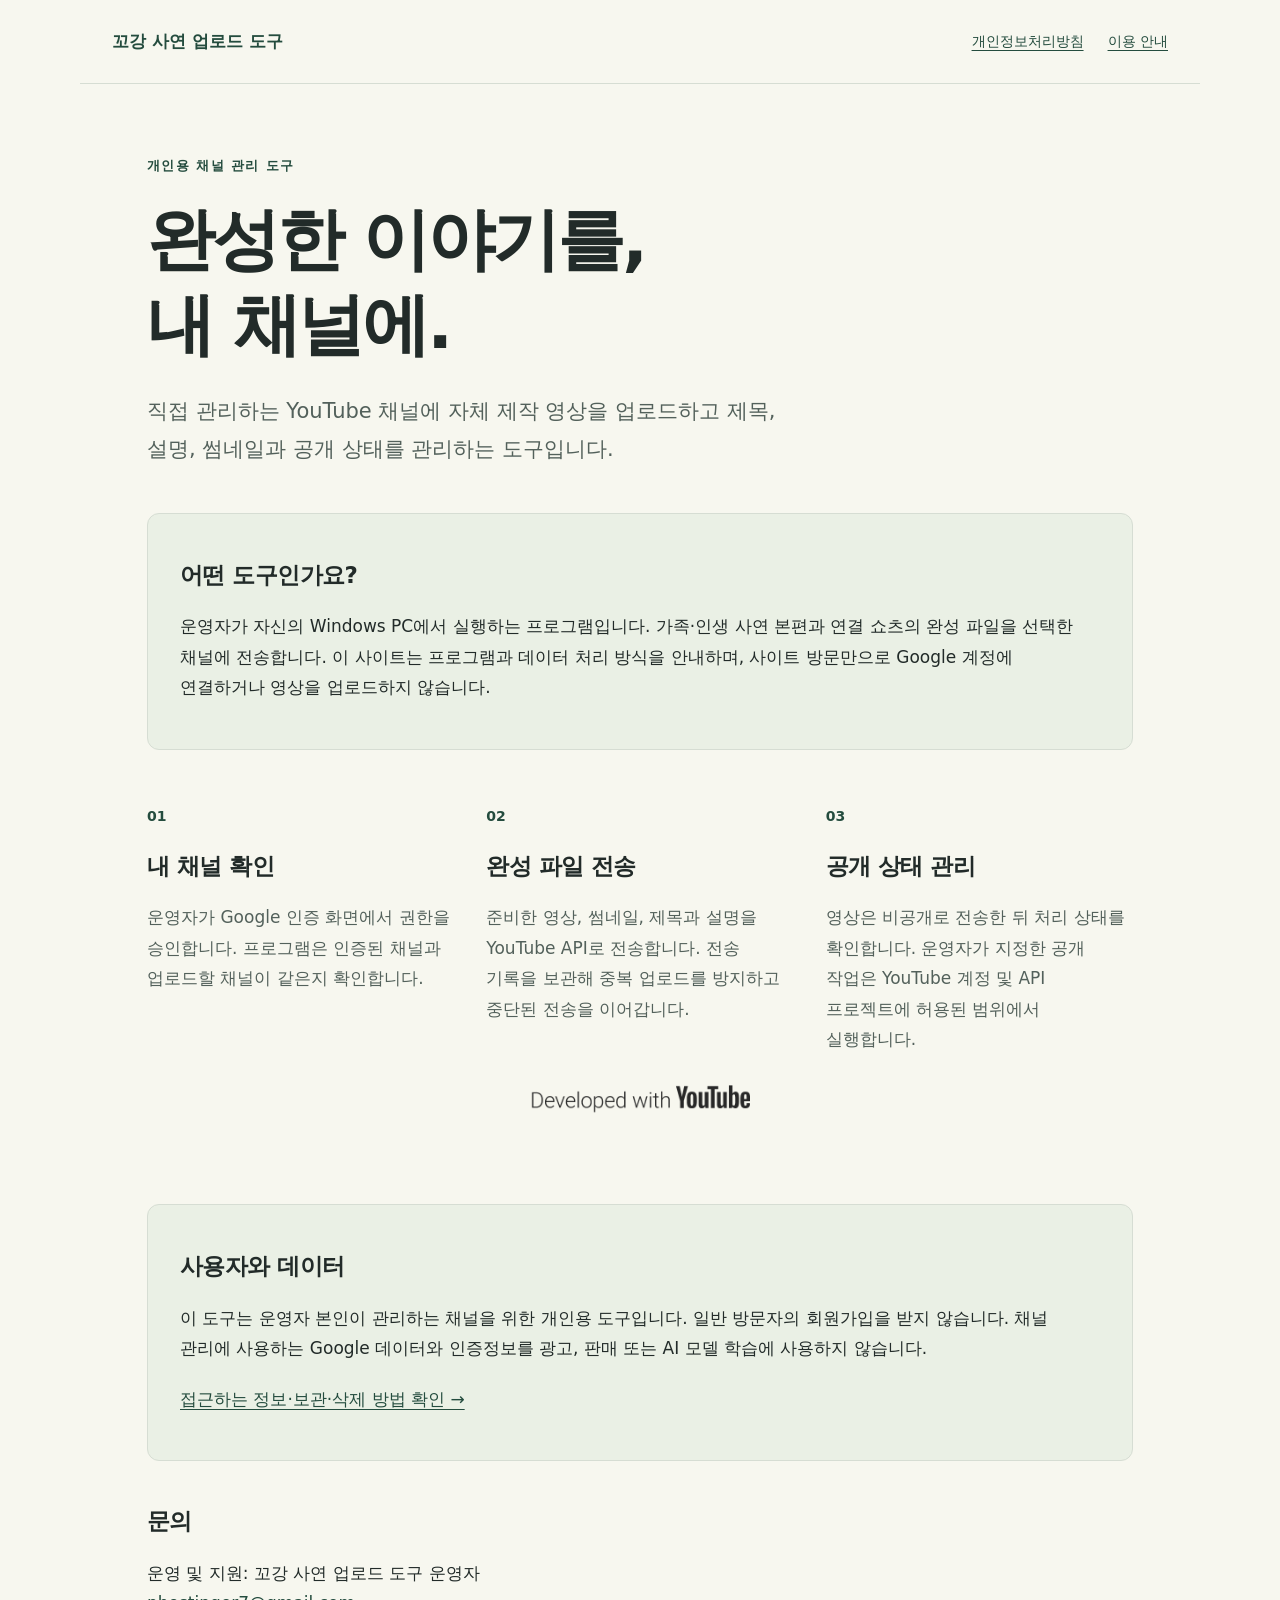
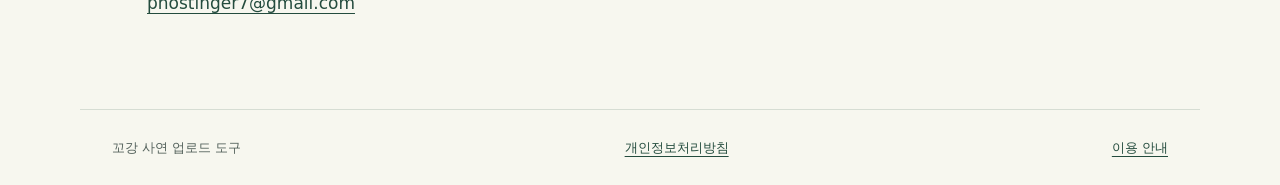
<file: index.html>
<!doctype html>
<html lang="ko">
<head>
  <meta name="google-site-verification" content="77dvx8uvTSM09tQxoVwYzVwa5N9sDeeOTkn497Wnwiw" />
  <meta charset="utf-8"><meta name="viewport" content="width=device-width,initial-scale=1">
  <meta name="description" content="직접 관리하는 YouTube 채널의 자체 제작 영상 업로드를 돕는 꼬강 사연 업로드 도구 안내">
  <title>꼬강 사연 업로드 도구</title><link rel="stylesheet" href="style.css">
</head>
<body>
<a class="skip" href="#content">본문으로 이동</a>
<header><a class="brand" href="index.html">꼬강 사연 업로드 도구</a><nav aria-label="사이트 메뉴"><a href="privacy.html">개인정보처리방침</a><a href="terms.html">이용 안내</a></nav></header>
<main id="content">
  <p class="eyebrow">개인용 채널 관리 도구</p>
  <h1>완성한 이야기를,<br>내 채널에.</h1>
  <p class="lead">직접 관리하는 YouTube 채널에 자체 제작 영상을 업로드하고 제목, 설명, 썸네일과 공개 상태를 관리하는 도구입니다.</p>
  <section class="panel" aria-labelledby="purpose"><h2 id="purpose">어떤 도구인가요?</h2><p>운영자가 자신의 Windows PC에서 실행하는 프로그램입니다. 가족·인생 사연 본편과 연결 쇼츠의 완성 파일을 선택한 채널에 전송합니다. 이 사이트는 프로그램과 데이터 처리 방식을 안내하며, 사이트 방문만으로 Google 계정에 연결하거나 영상을 업로드하지 않습니다.</p></section>
  <div class="grid">
    <section><span class="number">01</span><h2>내 채널 확인</h2><p>운영자가 Google 인증 화면에서 권한을 승인합니다. 프로그램은 인증된 채널과 업로드할 채널이 같은지 확인합니다.</p></section>
    <section><span class="number">02</span><h2>완성 파일 전송</h2><p>준비한 영상, 썸네일, 제목과 설명을 YouTube API로 전송합니다. 전송 기록을 보관해 중복 업로드를 방지하고 중단된 전송을 이어갑니다.</p><a href="https://www.youtube.com/channel/UC7YlEOdXeUjJxW5W7A75kzQ" aria-label="YouTube에서 운영 채널 보기"><img src="developed-with-youtube.png" alt="Developed with YouTube" width="350" height="123" style="display:block;max-width:100%;height:auto"></a></section>
    <section><span class="number">03</span><h2>공개 상태 관리</h2><p>영상은 비공개로 전송한 뒤 처리 상태를 확인합니다. 운영자가 지정한 공개 작업은 YouTube 계정 및 API 프로젝트에 허용된 범위에서 실행합니다.</p></section>
  </div>
  <section class="panel"><h2>사용자와 데이터</h2><p>이 도구는 운영자 본인이 관리하는 채널을 위한 개인용 도구입니다. 일반 방문자의 회원가입을 받지 않습니다. 채널 관리에 사용하는 Google 데이터와 인증정보를 광고, 판매 또는 AI 모델 학습에 사용하지 않습니다.</p><p><a href="privacy.html">접근하는 정보·보관·삭제 방법 확인 →</a></p></section>
  <section><h2>문의</h2><p>운영 및 지원: 꼬강 사연 업로드 도구 운영자<br><a href="mailto:phostinger7@gmail.com">phostinger7@gmail.com</a></p></section>
</main>
<footer><span>꼬강 사연 업로드 도구</span><a href="privacy.html">개인정보처리방침</a><a href="terms.html">이용 안내</a></footer>
</body></html>
</file>
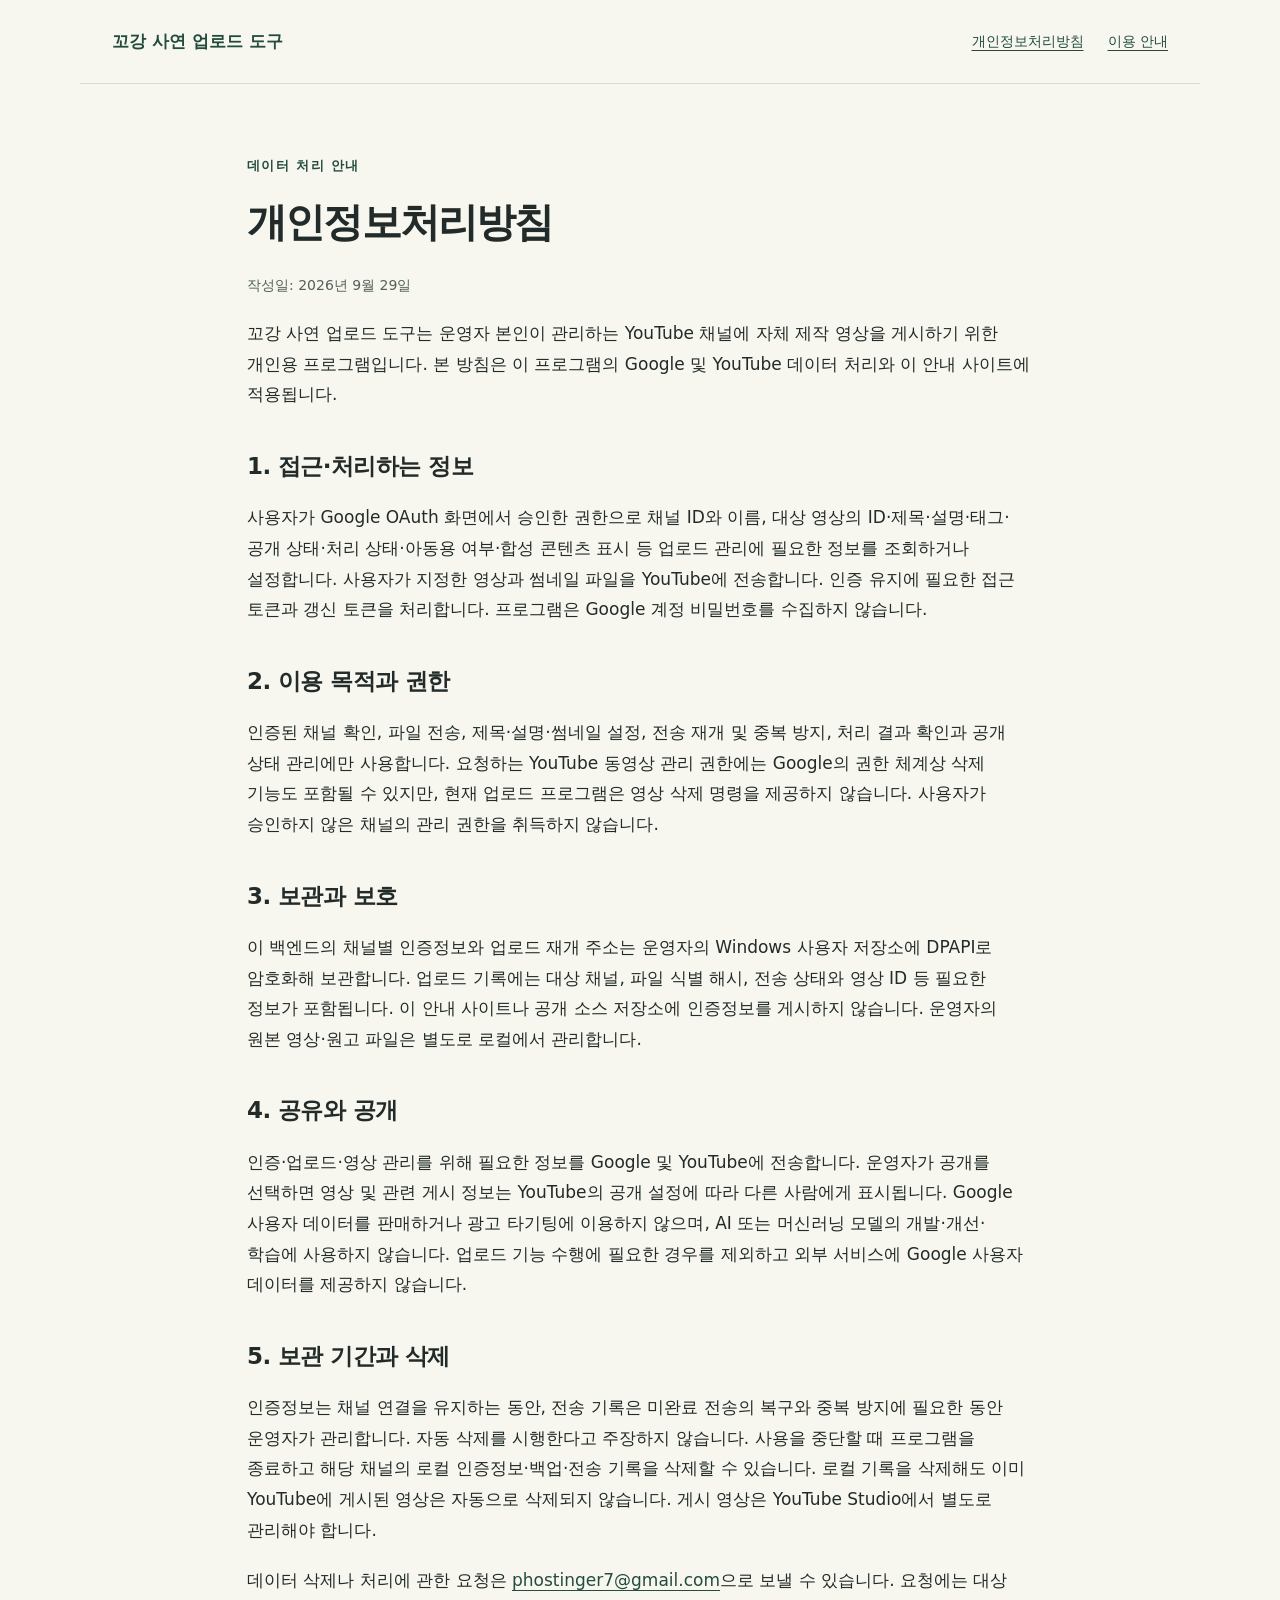
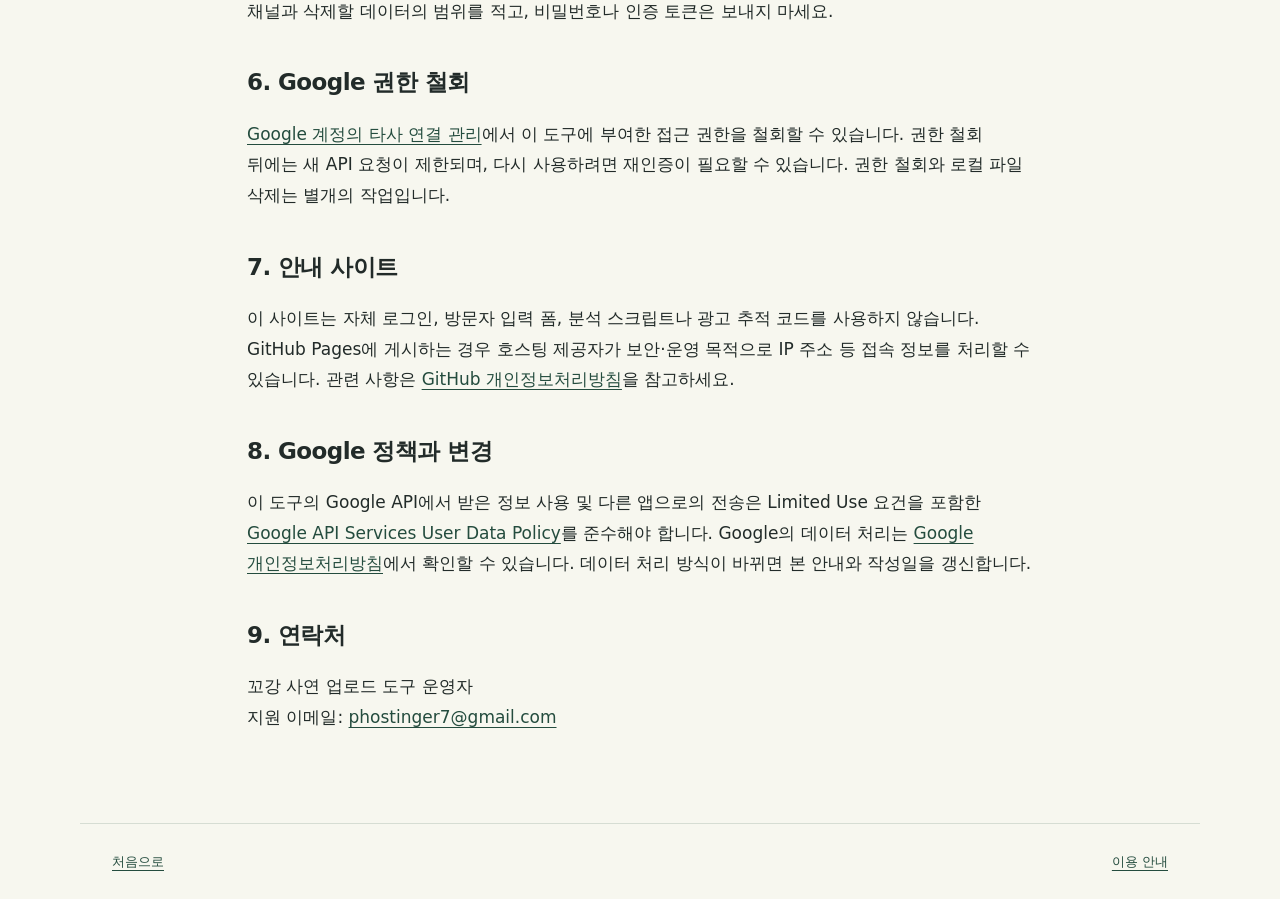
<file: privacy.html>
<!doctype html>
<html lang="ko"><head><meta charset="utf-8"><meta name="viewport" content="width=device-width,initial-scale=1"><title>개인정보처리방침 · 꼬강 사연 업로드 도구</title><link rel="stylesheet" href="style.css"></head>
<body><a class="skip" href="#content">본문으로 이동</a><header><a class="brand" href="index.html">꼬강 사연 업로드 도구</a><nav aria-label="사이트 메뉴"><a href="privacy.html" aria-current="page">개인정보처리방침</a><a href="terms.html">이용 안내</a></nav></header>
<main id="content" class="document"><p class="eyebrow">데이터 처리 안내</p><h1>개인정보처리방침</h1><p class="muted">작성일: 2026년 9월 29일</p>
<p>꼬강 사연 업로드 도구는 운영자 본인이 관리하는 YouTube 채널에 자체 제작 영상을 게시하기 위한 개인용 프로그램입니다. 본 방침은 이 프로그램의 Google 및 YouTube 데이터 처리와 이 안내 사이트에 적용됩니다.</p>
<h2>1. 접근·처리하는 정보</h2><p>사용자가 Google OAuth 화면에서 승인한 권한으로 채널 ID와 이름, 대상 영상의 ID·제목·설명·태그·공개 상태·처리 상태·아동용 여부·합성 콘텐츠 표시 등 업로드 관리에 필요한 정보를 조회하거나 설정합니다. 사용자가 지정한 영상과 썸네일 파일을 YouTube에 전송합니다. 인증 유지에 필요한 접근 토큰과 갱신 토큰을 처리합니다. 프로그램은 Google 계정 비밀번호를 수집하지 않습니다.</p>
<h2>2. 이용 목적과 권한</h2><p>인증된 채널 확인, 파일 전송, 제목·설명·썸네일 설정, 전송 재개 및 중복 방지, 처리 결과 확인과 공개 상태 관리에만 사용합니다. 요청하는 YouTube 동영상 관리 권한에는 Google의 권한 체계상 삭제 기능도 포함될 수 있지만, 현재 업로드 프로그램은 영상 삭제 명령을 제공하지 않습니다. 사용자가 승인하지 않은 채널의 관리 권한을 취득하지 않습니다.</p>
<h2>3. 보관과 보호</h2><p>이 백엔드의 채널별 인증정보와 업로드 재개 주소는 운영자의 Windows 사용자 저장소에 DPAPI로 암호화해 보관합니다. 업로드 기록에는 대상 채널, 파일 식별 해시, 전송 상태와 영상 ID 등 필요한 정보가 포함됩니다. 이 안내 사이트나 공개 소스 저장소에 인증정보를 게시하지 않습니다. 운영자의 원본 영상·원고 파일은 별도로 로컬에서 관리합니다.</p>
<h2>4. 공유와 공개</h2><p>인증·업로드·영상 관리를 위해 필요한 정보를 Google 및 YouTube에 전송합니다. 운영자가 공개를 선택하면 영상 및 관련 게시 정보는 YouTube의 공개 설정에 따라 다른 사람에게 표시됩니다. Google 사용자 데이터를 판매하거나 광고 타기팅에 이용하지 않으며, AI 또는 머신러닝 모델의 개발·개선·학습에 사용하지 않습니다. 업로드 기능 수행에 필요한 경우를 제외하고 외부 서비스에 Google 사용자 데이터를 제공하지 않습니다.</p>
<h2>5. 보관 기간과 삭제</h2><p>인증정보는 채널 연결을 유지하는 동안, 전송 기록은 미완료 전송의 복구와 중복 방지에 필요한 동안 운영자가 관리합니다. 자동 삭제를 시행한다고 주장하지 않습니다. 사용을 중단할 때 프로그램을 종료하고 해당 채널의 로컬 인증정보·백업·전송 기록을 삭제할 수 있습니다. 로컬 기록을 삭제해도 이미 YouTube에 게시된 영상은 자동으로 삭제되지 않습니다. 게시 영상은 YouTube Studio에서 별도로 관리해야 합니다.</p><p>데이터 삭제나 처리에 관한 요청은 <a href="mailto:phostinger7@gmail.com?subject=꼬강%20사연%20업로드%20도구%20데이터%20삭제">phostinger7@gmail.com</a>으로 보낼 수 있습니다. 요청에는 대상 채널과 삭제할 데이터의 범위를 적고, 비밀번호나 인증 토큰은 보내지 마세요.</p>
<h2>6. Google 권한 철회</h2><p><a href="https://myaccount.google.com/connections">Google 계정의 타사 연결 관리</a>에서 이 도구에 부여한 접근 권한을 철회할 수 있습니다. 권한 철회 뒤에는 새 API 요청이 제한되며, 다시 사용하려면 재인증이 필요할 수 있습니다. 권한 철회와 로컬 파일 삭제는 별개의 작업입니다.</p>
<h2>7. 안내 사이트</h2><p>이 사이트는 자체 로그인, 방문자 입력 폼, 분석 스크립트나 광고 추적 코드를 사용하지 않습니다. GitHub Pages에 게시하는 경우 호스팅 제공자가 보안·운영 목적으로 IP 주소 등 접속 정보를 처리할 수 있습니다. 관련 사항은 <a href="https://docs.github.com/en/site-policy/privacy-policies/github-general-privacy-statement">GitHub 개인정보처리방침</a>을 참고하세요.</p>
<h2>8. Google 정책과 변경</h2><p>이 도구의 Google API에서 받은 정보 사용 및 다른 앱으로의 전송은 Limited Use 요건을 포함한 <a href="https://developers.google.com/terms/api-services-user-data-policy">Google API Services User Data Policy</a>를 준수해야 합니다. Google의 데이터 처리는 <a href="https://policies.google.com/privacy">Google 개인정보처리방침</a>에서 확인할 수 있습니다. 데이터 처리 방식이 바뀌면 본 안내와 작성일을 갱신합니다.</p>
<h2>9. 연락처</h2><p>꼬강 사연 업로드 도구 운영자<br>지원 이메일: <a href="mailto:phostinger7@gmail.com">phostinger7@gmail.com</a></p>
</main><footer><a href="index.html">처음으로</a><a href="terms.html">이용 안내</a></footer></body></html>
</file>
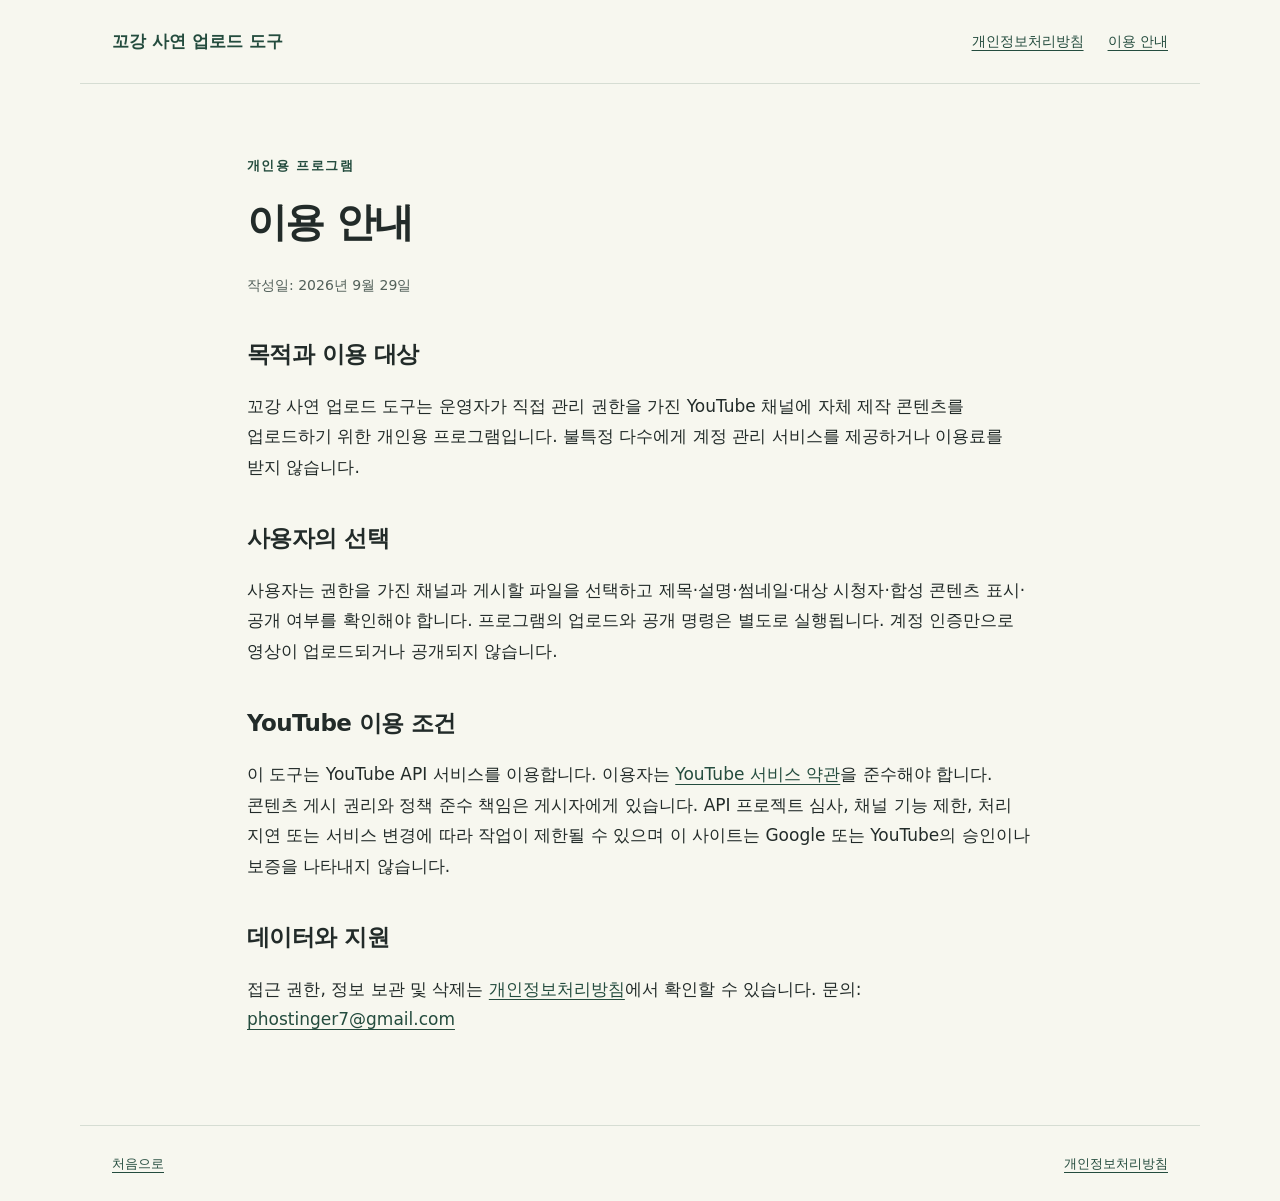
<file: terms.html>
<!doctype html>
<html lang="ko"><head><meta charset="utf-8"><meta name="viewport" content="width=device-width,initial-scale=1"><title>이용 안내 · 꼬강 사연 업로드 도구</title><link rel="stylesheet" href="style.css"></head>
<body><a class="skip" href="#content">본문으로 이동</a><header><a class="brand" href="index.html">꼬강 사연 업로드 도구</a><nav aria-label="사이트 메뉴"><a href="privacy.html">개인정보처리방침</a><a href="terms.html" aria-current="page">이용 안내</a></nav></header><main id="content" class="document"><p class="eyebrow">개인용 프로그램</p><h1>이용 안내</h1><p class="muted">작성일: 2026년 9월 29일</p>
<h2>목적과 이용 대상</h2><p>꼬강 사연 업로드 도구는 운영자가 직접 관리 권한을 가진 YouTube 채널에 자체 제작 콘텐츠를 업로드하기 위한 개인용 프로그램입니다. 불특정 다수에게 계정 관리 서비스를 제공하거나 이용료를 받지 않습니다.</p>
<h2>사용자의 선택</h2><p>사용자는 권한을 가진 채널과 게시할 파일을 선택하고 제목·설명·썸네일·대상 시청자·합성 콘텐츠 표시·공개 여부를 확인해야 합니다. 프로그램의 업로드와 공개 명령은 별도로 실행됩니다. 계정 인증만으로 영상이 업로드되거나 공개되지 않습니다.</p>
<h2>YouTube 이용 조건</h2><p>이 도구는 YouTube API 서비스를 이용합니다. 이용자는 <a href="https://www.youtube.com/t/terms">YouTube 서비스 약관</a>을 준수해야 합니다. 콘텐츠 게시 권리와 정책 준수 책임은 게시자에게 있습니다. API 프로젝트 심사, 채널 기능 제한, 처리 지연 또는 서비스 변경에 따라 작업이 제한될 수 있으며 이 사이트는 Google 또는 YouTube의 승인이나 보증을 나타내지 않습니다.</p>
<h2>데이터와 지원</h2><p>접근 권한, 정보 보관 및 삭제는 <a href="privacy.html">개인정보처리방침</a>에서 확인할 수 있습니다. 문의: <a href="mailto:phostinger7@gmail.com">phostinger7@gmail.com</a></p></main><footer><a href="index.html">처음으로</a><a href="privacy.html">개인정보처리방침</a></footer></body></html>
</file>
<file: style.css>
:root{color-scheme:light;--ink:#222b29;--muted:#53615b;--green:#244c3e;--line:#d6ddd3;--paper:#f7f7ef}*{box-sizing:border-box}body{margin:0;background:var(--paper);color:var(--ink);font:17px/1.8 system-ui,-apple-system,"Malgun Gothic",sans-serif;word-break:keep-all;overflow-wrap:anywhere}a{color:var(--green);text-underline-offset:4px}a:focus-visible{outline:3px solid #ac6d23;outline-offset:5px}.skip{position:absolute;top:-100px;padding:12px;background:white;z-index:5}.skip:focus{top:0}header,footer{max-width:1120px;margin:auto;padding:26px 32px;display:flex;align-items:center;justify-content:space-between;gap:22px;flex-wrap:wrap}header{border-bottom:1px solid var(--line)}.brand{font-weight:750;text-decoration:none}nav{display:flex;gap:24px;font-size:14px}main{max-width:1050px;margin:70px auto 90px;padding:0 32px}.eyebrow{font-size:13px;color:var(--green);font-weight:750;letter-spacing:.11em}h1{font-size:clamp(34px,6vw,68px);line-height:1.25;letter-spacing:-.045em;margin:20px 0 26px}h2{font-size:23px;line-height:1.45;letter-spacing:-.025em}.lead{font-size:21px;max-width:680px;color:var(--muted)}p{margin:12px 0 20px}.panel{background:#eaf0e5;border:1px solid var(--line);border-radius:12px;padding:26px 32px;margin:44px 0}.grid{display:grid;grid-template-columns:repeat(3,1fr);gap:32px;margin:50px 0}.number{font-size:14px;font-weight:700;color:var(--green)}.grid p{color:var(--muted)}footer{font-size:13px;border-top:1px solid var(--line);color:var(--muted)}.document{max-width:850px}.document h1{font-size:40px}.document h2{margin-top:40px}.muted{color:var(--muted);font-size:14px}@media(max-width:650px){body{font-size:16px}header,footer{padding:20px}main{margin-top:42px;padding:0 20px}.grid{grid-template-columns:1fr;gap:12px}.panel{padding:20px}.lead{font-size:18px}nav{gap:16px}.document h1{font-size:32px}}
</file>
